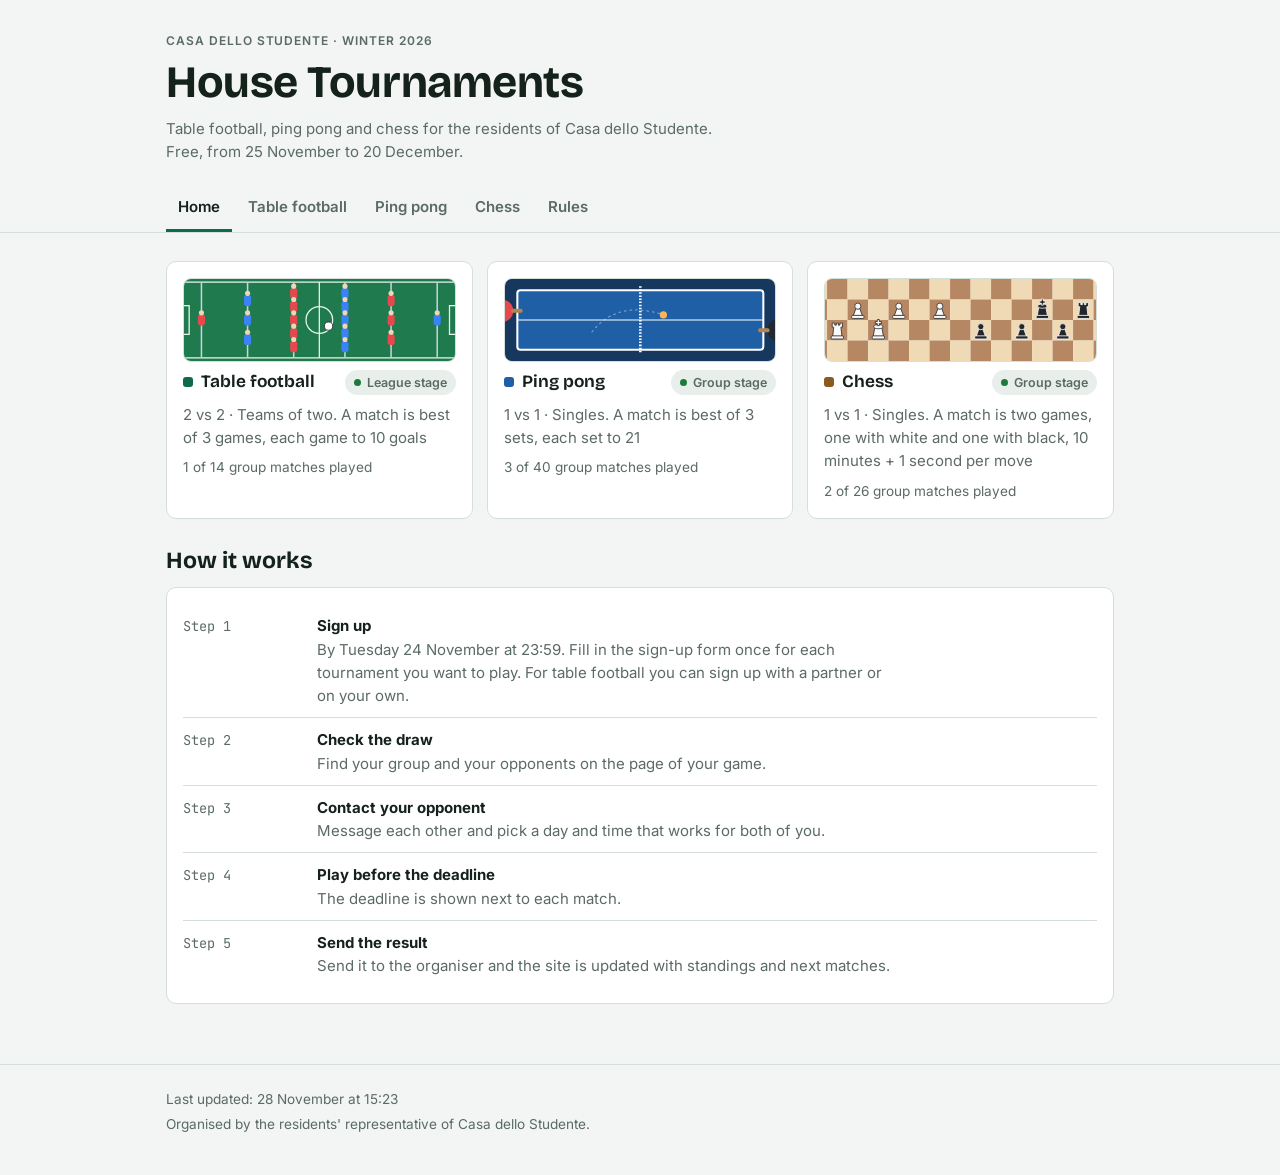
<file: index.html>
<!doctype html>
<html lang="en">
<head>
<meta charset="utf-8">
<meta name="viewport" content="width=device-width, initial-scale=1, viewport-fit=cover">
<title>Casa dello Studente Tournaments</title>
<meta name="description" content="Table football, ping pong and chess tournaments for Casa dello Studente residents: schedule, groups, brackets and rules.">
<link rel="preconnect" href="https://fonts.googleapis.com">
<link rel="preconnect" href="https://fonts.gstatic.com" crossorigin>
<link rel="stylesheet" href="https://fonts.googleapis.com/css2?family=Bricolage+Grotesque:opsz,wght@12..96,600;12..96,700&family=Inter:wght@400;500;600;700&family=JetBrains+Mono:wght@500;700&display=swap">
<link rel="stylesheet" href="css/style.css?v=20261128a">
</head>
<body>
<header class="top">
  <div class="wrap">
    <span class="eyebrow">Casa dello Studente · Winter 2026</span>
    <h1 style="margin-top:6px">House Tournaments</h1>
    <p>Table football, ping pong and chess for the residents of Casa dello Studente. Free, from 25 November to 20 December.</p>
  </div>
</header>
<nav class="tabs" aria-label="Sections">
  <div class="wrap">
    <a href="#home" data-tab="home">Home</a>
    <a href="#biliardino" data-tab="biliardino" style="--tab-color:var(--biliardino)">Table football</a>
    <a href="#pingpong" data-tab="pingpong" style="--tab-color:var(--pingpong)">Ping pong</a>
    <a href="#scacchi" data-tab="scacchi" style="--tab-color:var(--scacchi)">Chess</a>
    <a href="#regolamento" data-tab="regolamento">Rules</a>
  </div>
</nav>

<main class="wrap">
  <div id="view" aria-live="polite"><p class="muted">Loading the tournaments…</p></div>

  <section id="regolamento-view" class="stack-lg rules" hidden>
    <div class="stack">
      <h2>Rules</h2>
      <p class="muted">These apply to all three tournaments. If there is any doubt or dispute, the organiser decides.</p>
    </div>

    <div class="card stack">
      <h3>General rules</h3>
      <ul>
        <li>Only residents of Casa dello Studente can take part. Entry is free.</li>
        <li>Privacy: your personal details, including your room number, are not made public. The site shows only your team name, or just your name if you don't use a team name.</li>
        <li>You can play in more than one tournament: fill in the sign-up form once for each tournament you want to join.</li>
        <li>After the draw, opponents agree on a day and time for their match between themselves.</li>
        <li>Matches are played in the common areas during the hours allowed by the residence. Don't hold the tables longer than needed, and leave them tidy.</li>
        <li>Right after the match, both players send the result to the organiser, or one of them sends a photo of the score.</li>
        <li>If someone doesn't show up or doesn't reply before the deadline, they lose by forfeit (table football and ping pong 2–0, chess 2–0). If neither player got in touch, the organiser decides.</li>
        <li>Fair play first: we're here to have fun.</li>
      </ul>
    </div>

    <div class="card stack">
      <h3>Formats and standings</h3>
      <ul>
        <li><strong>Ping pong:</strong> 4 groups of 5 players, everyone plays everyone in their group. A match is best of 3 sets and is worth 1 point to the winner, 0 to the loser. The top 2 of each group go through to the knockout stage.</li>
        <li><strong>Table football:</strong> one league with all the teams. Each team plays 4 matches against opponents drawn at random by the organiser. A match is best of 3 games and is worth 1 point to the winner. The top 4 teams go through to the knockout stage (semi-finals and final).</li>
        <li><strong>Chess:</strong> 4 groups (2 of 4 players, 2 of 5), drawn at random. Everyone plays 3 matches against players of their own group. In each group of 5 the numbers don't add up, so one player plays only 2 matches and gets a bye, which counts as a match won (2 points); the byes go to the first players who signed up. A match is two games, one with white and one with black: each game is worth 1 point for a win, ½ for a draw and 0 for a loss, so a match is worth 0 to 2 points. The top 2 of each group go through to the knockout stage (quarter-finals). In the chess groups, after head-to-head, the number of matches won decides.</li>
        <li>If players or teams are level on points, the head-to-head result decides (when two are tied and have played each other), then the difference between games or sets won and lost, then games or sets won.</li>
        <li>In the knockout stage every match is played like in the group stage. In the ping pong and chess brackets the quarter-finals are fixed: 1st A vs 2nd B, 1st C vs 2nd D, 1st B vs 2nd A, 1st D vs 2nd C. Two players from the same group can meet again only in the final. The bracket is shown on each game's page.</li>
      </ul>
    </div>

    <div class="grid">
      <div class="card stack" style="--c:var(--biliardino)">
        <div class="row"><span class="dot"></span><h3>Table football</h3></div>
        <ul>
          <li>2 vs 2, with the same partner for the whole tournament.</li>
          <li>A game is won by the first team to score 10 goals. A match is best of 3 games.</li>
          <li>No spinning the rods 360°.</li>
          <li>Goals from any rod count.</li>
          <li>After each goal, the team that conceded puts the ball back in play. Partners can swap positions only after a goal.</li>
        </ul>
      </div>
      <div class="card stack" style="--c:var(--pingpong)">
        <div class="row"><span class="dot"></span><h3>Ping pong</h3></div>
        <ul>
          <li>Singles. A match is best of 3 sets.</li>
          <li>Each set goes to 21 points, with a 2-point lead.</li>
          <li>Five serves each. From 20–20, players alternate one serve each.</li>
          <li>If a serve touches the net and lands in the right half, it is replayed.</li>
          <li>Players switch ends after each set.</li>
        </ul>
      </div>
      <div class="card stack" style="--c:var(--scacchi)">
        <div class="row"><span class="dot"></span><h3>Chess</h3></div>
        <ul>
          <li>10 minutes each + 1 second per move, using a chess clock app on a phone.</li>
          <li>Each match is two games. Colours for the first game are drawn, then swapped for the second. Touch a piece, move that piece.</li>
          <li>A player who runs out of time loses, unless the opponent has no pieces left that could checkmate: then it's a draw.</li>
          <li>No phones or other help during the game, apart from the clock.</li>
          <li>In the group stage a level match (1–1) stays level. In the knockout stage, if the match is level after two games, a tiebreak game of 5 minutes + 3 seconds is played, with colours drawn. If that is drawn too, another one is played with colours reversed, until someone wins.</li>
        </ul>
      </div>
    </div>
  </section>
</main>

<footer>
  <div class="wrap stack" style="gap:4px">
    <span id="aggiornato"></span>
    <span>Organised by the residents' representative of Casa dello Studente.</span>
  </div>
</footer>

<script src="js/engine.js?v=20261128a"></script>
<script src="js/vista.js?v=20261128a"></script>
<script>
(function () {
  'use strict';
  var T = window.Tornei, V = window.Vista, esc = V.esc;
  var dati = null;
  var TABS = ['home', 'biliardino', 'pingpong', 'scacchi', 'regolamento'];

  function oggi() { return T.isoData(new Date()); }

  function homeHtml() {
    var cal = dati.calendario, t = oggi();
    var h = '<div class="stack-lg">';

    h += '<div class="grid">';
    T.GIOCHI.forEach(function (k) {
      var g = dati.giochi[k], m = V.META[k], s = V.statoGioco(k, g, dati), c = T.campione(k, g), n = V.nomi(g);
      h += '<a class="card stack game-card" href="#' + k + '" style="--c:' + m.colore + ';text-decoration:none;color:inherit;gap:8px">' +
        V.banner(k, true) +
        '<div class="row" style="justify-content:space-between"><div class="row" style="gap:8px"><span class="dot"></span><h3>' + esc(m.nome) + '</h3></div>' +
        '<span class="chip ' + s.cls + '">' + esc(s.testo) + '</span></div>' +
        '<p class="muted">' + esc(m.formula) + ' · ' + esc(m.descr) + '</p>' +
        (c ? '<p><strong>' + esc(n[c]) + '</strong></p>' : '<p class="muted" style="font-size:.85rem">' + progresso(g, k) + '</p>') +
        '</a>';
    });
    h += '</div>';

    if (t <= cal.chiusuraIscrizioni) {
      h += '<div class="card stack"><h3>Sign-up open until ' + esc(T.dataLunga(cal.chiusuraIscrizioni)) + ' at 23:59</h3>' + V.bottoneIscrizione(dati) + '</div>';
    }

    h += '<section class="stack"><h2>How it works</h2><div class="card"><ol class="timeline">' +
      passo('1', 'Sign up', 'By ' + T.dataLunga(cal.chiusuraIscrizioni) + ' at 23:59. Fill in the sign-up form once for each tournament you want to play. For table football you can sign up with a partner or on your own.') +
      passo('2', 'Check the draw', 'Find your group and your opponents on the page of your game.') +
      passo('3', 'Contact your opponent', 'Message each other and pick a day and time that works for both of you.') +
      passo('4', 'Play before the deadline', 'The deadline is shown next to each match.') +
      passo('5', 'Send the result', 'Send it to the organiser and the site is updated with standings and next matches.') +
      '</ol></div></section>';

    return h + '</div>';
  }

  function progresso(g, k) {
    if (g.gironi && g.gironi.length) {
      var tot = 0, fatte = 0;
      g.gironi.forEach(function (gr) { gr.partite.forEach(function (m) { tot++; if (T.giocata(m)) fatte++; }); });
      return fatte + ' of ' + tot + ' group matches played';
    }
    return V.numIscritti(g) + ' ' + V.unitaIscritti(k) + ' signed up';
  }

  function passo(n, titolo, testo) {
    return '<li><span class="when">Step ' + n + '</span><div><strong>' + esc(titolo) + '</strong><p class="muted">' + esc(testo) + '</p></div></li>';
  }

  function addGiorni(s, n) { var d = T.parseData(s); d.setDate(d.getDate() + n); return T.isoData(d); }

  function render() {
    var tab = (location.hash || '#home').slice(1);
    if (TABS.indexOf(tab) < 0) tab = 'home';
    document.querySelectorAll('nav.tabs a').forEach(function (a) {
      if (a.dataset.tab === tab) a.setAttribute('aria-current', 'page'); else a.removeAttribute('aria-current');
    });
    var view = document.getElementById('view'), regole = document.getElementById('regolamento-view');
    regole.hidden = tab !== 'regolamento';
    view.hidden = tab === 'regolamento';
    if (!dati) return;
    if (tab === 'home') view.innerHTML = homeHtml();
    else if (tab !== 'regolamento') view.innerHTML = V.giocoHtml(tab, dati.giochi[tab], dati);
  }

  function carica() {
    fetch('data/tornei.json?v=' + Date.now(), { cache: 'no-store' })
      .then(function (r) { if (!r.ok) throw new Error(r.status); return r.json(); })
      .then(function (d) {
        dati = d;
        var agg = new Date(d.aggiornato);
        document.getElementById('aggiornato').textContent = 'Last updated: ' +
          agg.toLocaleString('en-GB', { day: 'numeric', month: 'long', hour: '2-digit', minute: '2-digit' });
        render();
      })
      .catch(function (err) {
        if (window.console) console.error(err);
        document.getElementById('view').innerHTML = '<p class="notice err">The tournament data could not be loaded. Please reload the page in a moment.</p>';
      });
  }

  window.addEventListener('hashchange', function () { render(); window.scrollTo(0, 0); });
  render();
  carica();
})();
</script>
</body>
</html>
</file>
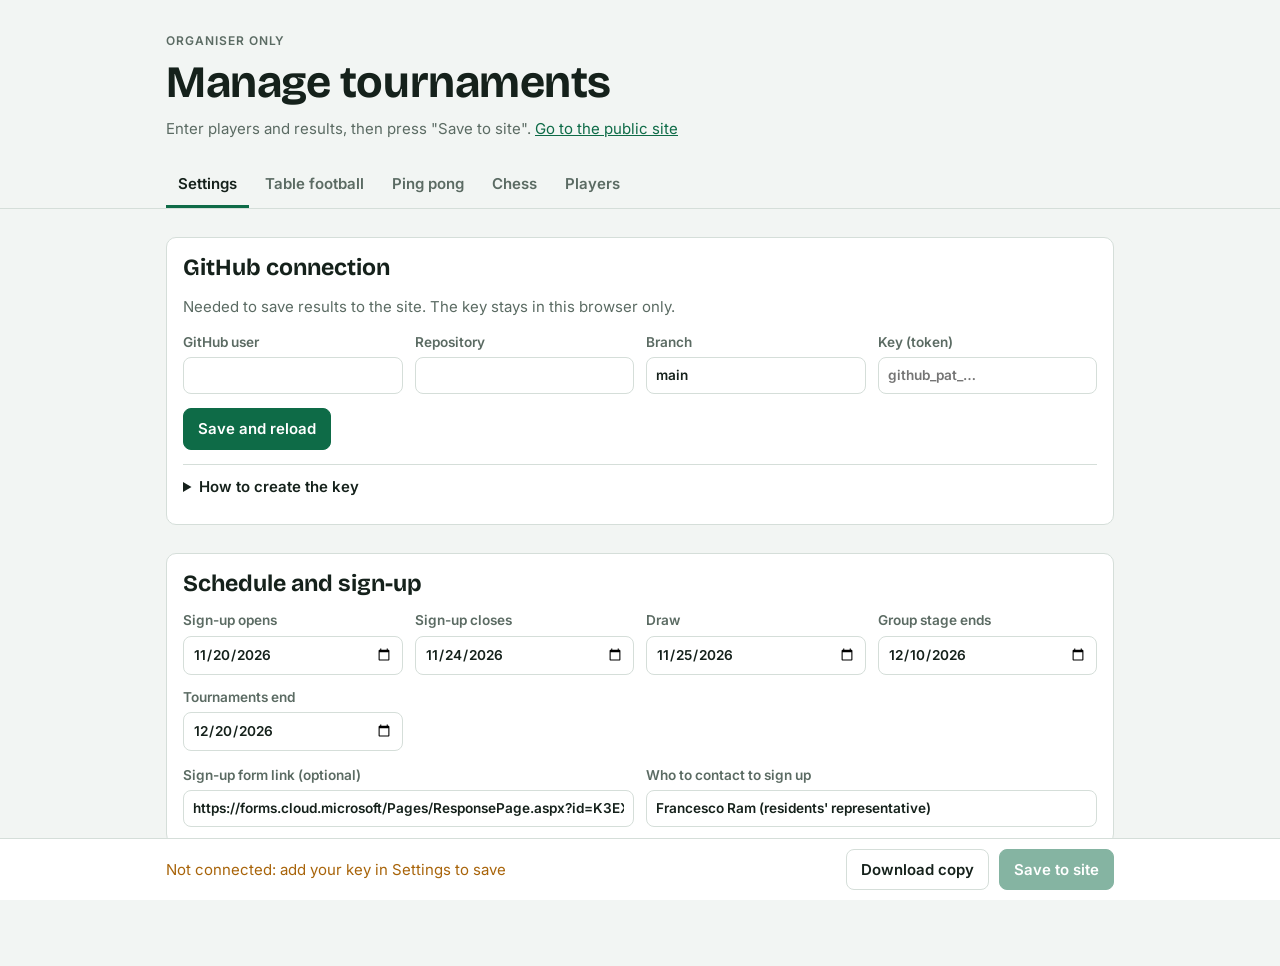
<file: admin.html>
<!doctype html>
<html lang="en">
<head>
<meta charset="utf-8">
<meta name="viewport" content="width=device-width, initial-scale=1, viewport-fit=cover">
<meta name="robots" content="noindex">
<title>Tournament Organiser</title>
<link rel="preconnect" href="https://fonts.googleapis.com">
<link rel="preconnect" href="https://fonts.gstatic.com" crossorigin>
<link rel="stylesheet" href="https://fonts.googleapis.com/css2?family=Bricolage+Grotesque:opsz,wght@12..96,600;12..96,700&family=Inter:wght@400;500;600;700&family=JetBrains+Mono:wght@500;700&display=swap">
<link rel="stylesheet" href="css/style.css?v=20261128a">
<style>
  .match-edit { display: grid; grid-template-columns: 1fr auto 1fr; gap: 8px; align-items: center; padding: 8px 0; border-top: 1px solid var(--line); }
  .match-edit:first-child { border-top: 0; }
  .match-edit .a { text-align: right; }
  .match-edit .inputs { display: flex; gap: 4px; align-items: center; }
  .match-edit.tie .inputs input { border-color: var(--danger); }
  .confirm { display: flex; flex-wrap: wrap; gap: 8px; align-items: center; padding: 10px 12px; border-radius: 8px; background: var(--surface-2); }
  .form-grid { display: grid; gap: 12px; grid-template-columns: repeat(auto-fit, minmax(min(100%, 190px), 1fr)); }
  .form-grid label input, .form-grid label select { width: 100%; }
  #stato.ok { color: var(--ok); } #stato.err { color: var(--danger); } #stato.warn { color: var(--warn); }
</style>
</head>
<body>
<header class="top">
  <div class="wrap">
    <span class="eyebrow">Organiser only</span>
    <h1 style="margin-top:6px">Manage tournaments</h1>
    <p>Enter players and results, then press "Save to site". <a href="./">Go to the public site</a></p>
  </div>
</header>
<nav class="tabs" aria-label="Sections">
  <div class="wrap">
    <a href="#impostazioni" data-tab="impostazioni">Settings</a>
    <a href="#biliardino" data-tab="biliardino" style="--tab-color:var(--biliardino)">Table football</a>
    <a href="#pingpong" data-tab="pingpong" style="--tab-color:var(--pingpong)">Ping pong</a>
    <a href="#scacchi" data-tab="scacchi" style="--tab-color:var(--scacchi)">Chess</a>
    <a href="#giocatori" data-tab="giocatori">Players</a>
  </div>
</nav>
<main class="wrap">
  <div id="view"><p class="muted">Loading…</p></div>
</main>
<div class="savebar">
  <div class="wrap">
    <span id="stato" class="muted">No changes</span>
    <div class="row">
      <button id="scarica" type="button">Download copy</button>
      <button id="salva" type="button" class="primary" disabled>Save to site</button>
    </div>
  </div>
</div>

<script src="js/engine.js?v=20261128a"></script>
<script src="js/vista.js?v=20261128a"></script>
<script>
(function () {
  'use strict';
  var T = window.Tornei, V = window.Vista, esc = V.esc;
  var FILE = 'data/tornei.json';
  var dati = null, sha = null, modificato = false, conferma = null, avviso = {};

  /* ---------- Settings and local storage ---------- */
  function leggi(k) { try { return localStorage.getItem(k); } catch (e) { return null; } }
  function scrivi(k, v) { try { if (v === null) localStorage.removeItem(k); else localStorage.setItem(k, v); } catch (e) {} }

  function repoPredefinito() {
    var h = location.hostname, p = location.pathname.split('/').filter(Boolean);
    if (/\.github\.io$/.test(h)) return { owner: h.split('.')[0], repo: p.length && !/\.html$/.test(p[0]) ? p[0] : h };
    return { owner: '', repo: '' };
  }
  var cfg = (function () {
    var d = repoPredefinito();
    return {
      owner: leggi('tornei.owner') || d.owner,
      repo: leggi('tornei.repo') || d.repo,
      branch: leggi('tornei.branch') || 'main',
      token: leggi('tornei.token') || ''
    };
  })();

  function api(path, opts) {
    opts = opts || {};
    opts.headers = Object.assign({ 'Accept': 'application/vnd.github+json', 'X-GitHub-Api-Version': '2022-11-28' }, opts.headers || {});
    if (cfg.token) opts.headers.Authorization = 'Bearer ' + cfg.token;
    return fetch('https://api.github.com/repos/' + cfg.owner + '/' + cfg.repo + path, opts).then(function (r) {
      return r.json().catch(function () { return {}; }).then(function (j) {
        if (!r.ok) { var e = new Error(j.message || ('Error ' + r.status)); e.status = r.status; throw e; }
        return j;
      });
    });
  }
  function b64enc(s) { return btoa(unescape(encodeURIComponent(s))); }
  function b64dec(s) { return decodeURIComponent(escape(atob(s.replace(/\n/g, '')))); }

  function stato(testo, cls) {
    var el = document.getElementById('stato');
    el.textContent = testo; el.className = cls || 'muted';
  }
  function segnaModifica() {
    modificato = true;
    scrivi('tornei.bozza', JSON.stringify({ dati: dati, sha: sha, quando: Date.now() }));
    stato('Unsaved changes', 'warn');
    document.getElementById('salva').disabled = !cfg.token;
  }

  function carica() {
    var bozza = null;
    try { bozza = JSON.parse(leggi('tornei.bozza') || 'null'); } catch (e) {}
    var p = (cfg.token && cfg.owner && cfg.repo)
      ? api('/contents/' + FILE + '?ref=' + encodeURIComponent(cfg.branch) + '&t=' + Date.now()).then(function (j) { sha = j.sha; return JSON.parse(b64dec(j.content)); })
      : fetch(FILE + '?v=' + Date.now(), { cache: 'no-store' }).then(function (r) { return r.json(); });
    p.then(function (d) {
      dati = d;
      if (bozza && bozza.dati && bozza.sha === sha && JSON.stringify(bozza.dati) !== JSON.stringify(d)) {
        avviso.bozza = bozza;
      }
      stato(cfg.token ? 'Connected to GitHub' : 'Not connected: add your key in Settings to save', cfg.token ? 'ok' : 'warn');
      render();
    }).catch(function (e) {
      document.getElementById('view').innerHTML = '<div class="stack"><p class="notice err">Could not load the data: ' + esc(e.message) +
        '. Check the settings.</p></div>';
      renderImpostazioni(true);
    });
  }

  function salva() {
    if (!cfg.token) { location.hash = '#impostazioni'; return; }
    var btn = document.getElementById('salva');
    btn.disabled = true; stato('Saving…');
    dati.aggiornato = new Date().toISOString();
    var corpo = { message: 'Update tournaments', content: b64enc(JSON.stringify(dati, null, 2) + '\n'), branch: cfg.branch };
    if (sha) corpo.sha = sha;
    api('/contents/' + FILE, { method: 'PUT', body: JSON.stringify(corpo), headers: { 'Content-Type': 'application/json' } })
      .then(function (j) {
        sha = j.content.sha; modificato = false; scrivi('tornei.bozza', null);
        stato('Saved. The public site updates within 1–2 minutes.', 'ok');
      })
      .catch(function (e) {
        btn.disabled = false;
        if (e.status === 409) stato('The file was changed somewhere else. Reload the page and enter your latest changes again.', 'err');
        else if (e.status === 401 || e.status === 403) stato('The GitHub key is not valid or does not have write permission.', 'err');
        else stato('Save failed: ' + e.message, 'err');
      });
  }

  function scaricaCopia() {
    if (!dati) return;
    var blob = new Blob([JSON.stringify(dati, null, 2) + '\n'], { type: 'application/json' });
    var a = document.createElement('a');
    a.href = URL.createObjectURL(blob); a.download = 'tornei.json';
    document.body.appendChild(a); a.click(); a.remove();
  }

  /* ---------- Views ---------- */
  function render() {
    var tab = (location.hash || '#impostazioni').slice(1);
    if (['impostazioni', 'giocatori'].concat(T.GIOCHI).indexOf(tab) < 0) tab = 'impostazioni';
    document.querySelectorAll('nav.tabs a').forEach(function (a) {
      if (a.dataset.tab === tab) a.setAttribute('aria-current', 'page'); else a.removeAttribute('aria-current');
    });
    if (!dati) return renderImpostazioni(true);
    if (tab === 'impostazioni') renderImpostazioni(false);
    else if (tab === 'giocatori') renderGiocatori();
    else renderGioco(tab);
  }

  /* ---------- Players and contacts (kept only in this browser, never saved to GitHub) ---------- */
  function contatti() { try { return JSON.parse(leggi('tornei.contatti') || 'null'); } catch (e) { return null; } }

  function linkTel(t) {
    if (!t) return '<span class="muted">no number</span>';
    var cifre = String(t).replace(/[^0-9]/g, '');
    return '<a href="https://wa.me/' + cifre + '" target="_blank" rel="noopener">WhatsApp</a> · <a href="tel:+' + cifre + '">' + esc(t) + '</a>';
  }

  function renderGiocatori() {
    var c = contatti();
    var h = '<div class="stack-lg"><section class="card stack"><h2>Players and contacts</h2>' +
      '<p class="muted">Real names and phone numbers stay in this browser only. They are never saved to GitHub, because the repository is public.</p>' +
      '<div class="row"><label class="btn" style="cursor:pointer">' + (c ? 'Load a new contacts file' : 'Load contacts file') +
      '<input id="file-contatti" type="file" accept=".json,application/json" style="display:none"></label>' +
      (c ? '<button type="button" data-azione="togli-contatti">Remove from this browser</button>' : '') + '</div>' +
      (avviso.contatti ? '<p class="notice err">' + esc(avviso.contatti) + '</p>' : '') +
      (c ? '<p class="muted" style="font-size:.85rem">File from ' + esc(c.aggiornato || '?') + '.</p>' : '') + '</section>';
    if (c) {
      T.GIOCHI.forEach(function (k) {
        var lista = (c.giochi && c.giochi[k]) || [];
        var perNome = {}; lista.forEach(function (x) { perNome[x.nome] = x; });
        var sulSito = (dati.giochi[k].iscritti || []).map(function (e) { return e.nome; }).sort(function (a, b) { return a.localeCompare(b); });
        h += '<section class="card stack" style="--c:' + V.META[k].colore + '"><div class="row"><span class="dot"></span><h3>' + esc(V.META[k].nome) + ' (' + sulSito.length + ')</h3></div>' +
          '<ul style="list-style:none;margin:0;padding:0;display:flex;flex-direction:column">';
        sulSito.forEach(function (nome) {
          var x = perNome[nome];
          h += '<li style="padding:10px 0;border-top:1px solid var(--line)"><strong>' + esc(nome) + '</strong>';
          if (!x) h += '<div class="muted">Not in the contacts file</div>';
          else x.giocatori.forEach(function (gc) {
            h += '<div style="margin-top:4px">' + esc(gc.nome) + (gc.nota ? ' <span class="muted">(' + esc(gc.nota) + ')</span>' : '') +
              '<br><span style="font-size:.9rem">' + linkTel(gc.tel) + '</span>' +
              (gc.email ? '<br><a class="muted" style="font-size:.85rem" href="mailto:' + esc(gc.email) + '">' + esc(gc.email) + '</a>' : '') + '</div>';
          });
          h += '</li>';
        });
        h += '</ul></section>';
      });
    }
    document.getElementById('view').innerHTML = h + '</div>';
  }

  function renderImpostazioni(soloCollegamento) {
    var h = '<div class="stack-lg">';
    if (avviso.bozza) {
      h += '<div class="confirm"><span>You have unsaved changes from ' + new Date(avviso.bozza.quando).toLocaleString('en-GB') + '.</span>' +
        '<button type="button" data-azione="riprendi-bozza" class="primary">Restore</button><button type="button" data-azione="scarta-bozza">Discard</button></div>';
    }
    h += '<section class="card stack"><h2>GitHub connection</h2>' +
      '<p class="muted">Needed to save results to the site. The key stays in this browser only.</p>' +
      '<div class="form-grid">' +
      campo('cfg-owner', 'GitHub user', cfg.owner) +
      campo('cfg-repo', 'Repository', cfg.repo) +
      campo('cfg-branch', 'Branch', cfg.branch) +
      '<label for="cfg-token">Key (token)<input id="cfg-token" type="password" autocomplete="off" value="' + esc(cfg.token) + '" placeholder="github_pat_…"></label>' +
      '</div><div class="row"><button type="button" class="primary" data-azione="collega">Save and reload</button>' +
      (cfg.token ? '<button type="button" data-azione="scollega">Remove key</button>' : '') + '</div>' +
      '<details><summary>How to create the key</summary><ol style="margin:8px 0 0;padding-left:1.2rem;display:flex;flex-direction:column;gap:4px">' +
      '<li>Open <a href="https://github.com/settings/personal-access-tokens/new" target="_blank" rel="noopener">github.com/settings/personal-access-tokens/new</a>.</li>' +
      '<li>Name: "Tournaments". Expiration: at least until the end of January.</li>' +
      '<li>Repository access: "Only select repositories", then pick the tournaments repository.</li>' +
      '<li>Permissions → Repository permissions → Contents: "Read and write".</li>' +
      '<li>Generate the key, copy it and paste it above. Don\'t share it with anyone.</li></ol></details>' +
      '</section>';

    if (!soloCollegamento && dati) {
      var cal = dati.calendario;
      h += '<section class="card stack"><h2>Schedule and sign-up</h2><div class="form-grid">' +
        campoData('cal-aperturaIscrizioni', 'Sign-up opens', cal.aperturaIscrizioni) +
        campoData('cal-chiusuraIscrizioni', 'Sign-up closes', cal.chiusuraIscrizioni) +
        campoData('cal-sorteggio', 'Draw', cal.sorteggio) +
        campoData('cal-fineGironi', 'Group stage ends', cal.fineGironi) +
        campoData('cal-finali', 'Tournaments end', cal.finali) +
        '</div><div class="form-grid">' +
        campo('gen-linkIscrizioni', 'Sign-up form link (optional)', dati.linkIscrizioni, 'https://forms.gle/…') +
        campo('gen-contatto', 'Who to contact to sign up', dati.contatto) +
        '</div></section>';
    }
    document.getElementById('view').innerHTML = h + '</div>';
  }

  function campo(id, etichetta, valore, ph) {
    return '<label for="' + id + '">' + esc(etichetta) + '<input id="' + id + '" value="' + esc(valore || '') + '"' + (ph ? ' placeholder="' + esc(ph) + '"' : '') + '></label>';
  }
  function campoData(id, etichetta, valore) {
    return '<label for="' + id + '">' + esc(etichetta) + '<input type="date" id="' + id + '" value="' + esc(valore || '') + '"></label>';
  }

  function bottoneConferma(chiave, etichetta, domanda, cls) {
    if (conferma === chiave) {
      return '<div class="confirm"><span>' + esc(domanda) + '</span><button type="button" class="primary" data-azione="' + chiave + '">Yes, go ahead</button>' +
        '<button type="button" data-azione="annulla-conferma">Cancel</button></div>';
    }
    return '<button type="button" class="' + (cls || '') + '" data-chiedi="' + chiave + '">' + esc(etichetta) + '</button>';
  }

  function renderGioco(k) {
    var g = dati.giochi[k], m = V.META[k], n = V.nomi(g);
    var h = '<div class="stack-lg" style="--c:' + m.colore + '">';
    h += '<div class="row" style="justify-content:space-between"><div class="row"><span class="dot"></span><h2>' + esc(m.nome) + '</h2></div>' +
      '<span class="chip">' + esc(V.statoGioco(k, g, dati).testo) + '</span></div>';

    if (g.fase === 'iscrizioni') {
      var righe = (g.iscritti || []).map(function (e) { return e.nome; }).join('\n');
      h += '<section class="card stack"><h3>Players</h3>' +
        '<p class="muted">One entry per line: the team name or nickname if given, otherwise the player\'s name. This list is shown on the public website, so never add room numbers or contact details.' +
        (k === 'biliardino' ? ' A ready team: "Team name (team)". A pair without a team name: "Name + Name". A player alone: just the name, and they are paired at random at the draw.' : '') + '</p>' +
        '<label for="iscritti-' + k + '">List<textarea id="iscritti-' + k + '" data-iscritti="' + k + '" placeholder="' + (k === 'biliardino' ? 'Goal Diggers\nThe Wall\nNick1' : 'Pongasaurus\nSmash Bro\nNet Ninja') + '">' + esc(righe) + '</textarea></label>' +
        '<p class="muted" id="conteggio-' + k + '">' + conteggio(k, g) + '</p>' +
        '<div class="form-grid"><label for="num-' + k + '">Sign-ups shown on the site (used while the list above is empty)<input type="number" min="0" inputmode="numeric" id="num-' + k + '" data-num="' + k + '" value="' + esc(g.numeroIscritti || 0) + '"></label></div></section>';

      h += '<section class="card stack"><h3>Format and draw</h3><div class="form-grid">' +
        '<label for="formato-' + k + '">Format<select id="formato-' + k + '" data-formato="' + k + '">' +
        (k === 'scacchi' ? opt('automatico', 'Based on sign-ups (up to 8: round robin)', g.formato) : '') +
        opt('gironi', 'Groups + knockout', g.formato) +
        opt('campionato', 'One league, random opponents + knockout', g.formato) +
        opt('girone-unico', 'Single round robin, everyone plays everyone', g.formato) + '</select></label>' +
        (g.formato === 'gironi' ? numero('ng-' + k, 'Number of groups (empty = automatic)', g.numGironi || '', 'numGironi') : '') +
        (g.formato === 'campionato' ? numero('opp-' + k, 'Matches per team', g.avversari || 4, 'avversari') : '') +
        (g.formato !== 'girone-unico' && g.formato !== 'automatico' ? numero('q-' + k, g.formato === 'campionato' ? 'Teams to knockout' : 'Qualifiers per group', V.qualificatiDi(g), 'qualificati') : '') +
        '</div>' +
        '<p class="muted" id="anteprima-' + k + '">' + anteprimaSorteggio(k, g) + '</p>' +
        (avviso[k] ? '<p class="notice err">' + esc(avviso[k]) + '</p>' : '') +
        '<div>' + bottoneConferma('sorteggia-' + k, 'Run the draw', 'The draw closes sign-up and creates groups and matches. Go ahead?', 'primary') + '</div></section>';
    }

    if (g.fase === 'gironi') {
      var unico = V.formatoEffettivo(g) === 'girone-unico';
      var mancano = T.partiteMancanti(g.gironi);
      h += '<section class="card stack"><div class="form-grid">' + campoData('scad-gironi-' + k, 'Deadline for ' + (unico ? 'round robin' : 'group') + ' matches', g.scadenze.gironi) + '</div></section>';
      g.gironi.forEach(function (gr, gi) {
        h += '<section class="card stack"><h3>' + (unico ? 'Round robin' : V.formatoEffettivo(g) === 'campionato' ? 'League' : 'Group ' + esc(gr.nome)) + '</h3>' +
          V.tabellaClassifica(k, gr, n, V.qualificatiDi(g)) +
          '<div>' + gr.partite.map(function (p, pi) { return editPartita(k, p, n, 'g:' + gi + ':' + pi, true); }).join('') + '</div></section>';
      });
      h += '<section class="card stack">' + (mancano ? '<p class="muted">' + mancano + (mancano === 1 ? ' match' : ' matches') + ' still to play.</p>' : '<p>All matches have been played.</p>');
      if (!unico) {
        h += '<div>' + (mancano ? '<button type="button" disabled>Create knockout bracket</button>'
          : bottoneConferma('tabellone-' + k, 'Create knockout bracket', 'Create the bracket with the top ' + V.qualificatiDi(g) + (g.gironi.length > 1 ? ' of each group' : '') + '?', 'primary')) + '</div>';
      }
      h += '<div>' + bottoneConferma('annulla-sorteggio-' + k, 'Undo the draw', 'Delete groups and results and go back to sign-up?', 'danger') + '</div></section>';
    }

    if (g.fase === 'eliminazione') {
      var turni = T.turniEliminazione(g.eliminazione);
      turni.forEach(function (t, ti) {
        h += '<section class="card stack"><div class="row" style="justify-content:space-between"><h3>' + esc(t.nome) + '</h3>' +
          '<label for="scad-el-' + k + '-' + ti + '" style="flex-direction:row;align-items:center;gap:8px">By<input type="date" id="scad-el-' + k + '-' + ti + '" data-scad-el="' + k + ':' + ti + '" value="' + esc(g.scadenze.eliminazione[ti] || '') + '"></label></div><div>';
        t.partite.forEach(function (p) {
          if (p.bye && ti === 0) { h += '<div class="match-edit"><span class="a">' + esc(n[p.vincitore] || '') + '</span><span class="muted">bye</span><span></span></div>'; return; }
          if (!p.pronta) { h += '<div class="match-edit"><span class="a muted">' + (p.a ? esc(n[p.a]) : 'TBD') + '</span><span class="muted">–</span><span class="muted">' + (p.b ? esc(n[p.b]) : 'TBD') + '</span></div>'; return; }
          h += editPartita(k, p, n, 'k:' + p.id, false);
        });
        h += '</div></section>';
      });
      h += '<section class="card stack"><h3>Preview</h3>' + V.tabelloneHtml(k, g, n) + '</section>';
      h += '<div>' + bottoneConferma('torna-gironi-' + k, 'Delete bracket and go back to groups', 'Delete the bracket and its results?', 'danger') + '</div>';
    }

    document.getElementById('view').innerHTML = h + '</div>';
  }

  function numero(id, etichetta, valore, campo) {
    return '<label for="' + id + '">' + esc(etichetta) + '<input type="number" min="1" inputmode="numeric" id="' + id + '" data-campo="' + campo + '" value="' + esc(valore) + '"></label>';
  }

  function opt(v, t, sel) { return '<option value="' + v + '"' + (v === sel ? ' selected' : '') + '>' + esc(t) + '</option>'; }

  function conteggio(k, g) {
    var nn = (g.iscritti || []).length;
    if (k !== 'biliardino') return nn + ' signed up';
    var coppie = 0, singoli = 0;
    g.iscritti.forEach(function (e) { if ((e.nome.indexOf('+') >= 0 || /\(team\)\s*$/i.test(e.nome))) coppie++; else singoli++; });
    return coppie + ' teams already formed, ' + singoli + ' single players to pair' + (singoli % 2 ? ' (odd number: one is missing a partner)' : '');
  }

  function anteprimaSorteggio(k, g) {
    var nn = (g.iscritti || []).length;
    if (k === 'biliardino') {
      var c = 0, s = 0; g.iscritti.forEach(function (e) { if ((e.nome.indexOf('+') >= 0 || /\(team\)\s*$/i.test(e.nome))) c++; else s++; });
      nn = c + Math.floor(s / 2);
    }
    if (nn < 2) return 'At least 2 ' + (k === 'biliardino' ? 'teams' : 'players') + ' are needed for the draw.';
    var f = g.formato === 'automatico' ? (nn <= 8 ? 'girone-unico' : 'gironi') : g.formato;
    if (f === 'campionato') {
      var d = g.avversari || 4;
      if (d >= nn || (nn * d) % 2) return 'With ' + nn + ' entries, ' + d + ' matches each is not possible: change the number of matches per team.';
      return 'With ' + nn + ' entries: one league, ' + d + ' matches each against random opponents (' + (nn * d / 2) + ' matches in total), then a knockout with the top ' + V.qualificatiDi(g) + '.';
    }
    if (f === 'girone-unico') return 'With ' + nn + ' entries: one round robin of ' + (nn * (nn - 1) / 2) + ' matches, ' + (nn - 1) + ' each.';
    var ng = T.numeroGironi(nn, f, g.numGironi);
    var dim = []; for (var i = 0; i < ng; i++) dim.push(0); for (var j = 0; j < nn; j++) dim[j % ng]++;
    return 'With ' + nn + ' entries: ' + ng + (ng === 1 ? ' group of ' : ' groups of ') + dim.join(', ') + ', then a knockout with the top ' + V.qualificatiDi(g) + ' of each group.';
  }

  function editPartita(k, p, n, rif, girone) {
    var tie = T.giocata(p) && Number(p.ra) === Number(p.rb) && !(k === 'scacchi' && (girone || p.sp));
    var inputs, extra = '';
    if (k === 'scacchi') {
      var gamba = function (leg, label) {
        var val = p[leg] || '';
        return '<label class="muted" style="font-size:.8rem">' + label + ' <select data-leg="' + rif + ':' + leg + '" aria-label="' + label + '">' +
          opt('', '—', val) + opt('1-0', '1 – 0', val) + opt('0.5-0.5', '½ – ½', val) + opt('0-1', '0 – 1', val) + '</select></label>';
      };
      inputs = gamba('l1', '1st') + gamba('l2', '2nd');
      if (!girone && T.giocata(p) && Number(p.ra) === Number(p.rb)) {
        var sv = p.sp || '';
        extra = '<div class="match-edit"><span class="a muted">Tiebreak winner</span><span class="inputs"><select data-sp="' + rif + '" aria-label="Tiebreak winner">' +
          opt('', '—', sv) + opt('a', n[p.a], sv) + opt('b', n[p.b], sv) + '</select></span><span></span></div>';
      }
    } else {
      inputs = '<input class="sc" type="number" min="0" max="2" inputmode="numeric" data-ris="' + rif + ':a" value="' + esc(p.ra === null ? '' : p.ra) + '" aria-label="Score ' + esc(n[p.a]) + '">' +
        '<span class="muted">–</span>' +
        '<input class="sc" type="number" min="0" max="2" inputmode="numeric" data-ris="' + rif + ':b" value="' + esc(p.rb === null ? '' : p.rb) + '" aria-label="Score ' + esc(n[p.b]) + '">';
    }
    return '<div class="match-edit' + (tie ? ' tie' : '') + '"><span class="a">' + esc(n[p.a]) + '</span><span class="inputs">' + inputs + '</span><span>' + esc(n[p.b]) + '</span></div>' + extra +
      (tie ? '<p class="notice err" style="margin:0 0 6px">' + (k === 'scacchi' ? 'Level after two games: choose the tiebreak winner.' : 'A draw is not possible here: correct the score.') + '</p>' : '') +
      (k !== 'scacchi' && T.giocata(p) && Math.max(Number(p.ra), Number(p.rb)) !== 2 ? '<p class="notice err" style="margin:0 0 6px">Best of 3: the winner must have 2.</p>' : '');
  }

  /* ---------- Data changes ---------- */
  function trovaPartita(k, rif) {
    var g = dati.giochi[k], p = rif.split(':');
    if (p[0] === 'g') return g.gironi[Number(p[1])].partite[Number(p[2])];
    var id = p[1];
    if (!g.eliminazione.risultati[id]) g.eliminazione.risultati[id] = { ra: null, rb: null };
    return g.eliminazione.risultati[id];
  }

  function tabAttivo() { return (location.hash || '#impostazioni').slice(1); }

  function sorteggia(k) {
    var g = dati.giochi[k];
    var nomiLista = g.iscritti.map(function (e) { return e.nome; });
    if (k === 'biliardino') {
      var c = T.formaCoppie(nomiLista);
      if (c.spaiato) { avviso[k] = c.spaiato + ' has no partner: add or remove a single player before the draw.'; return; }
      nomiLista = c.squadre;
    }
    if (nomiLista.length < 2) { avviso[k] = 'At least 2 entries are needed.'; return; }
    delete avviso[k];
    g.iscritti = T.shuffle(nomiLista).map(function (nome, i) { return { id: 'e' + (i + 1), nome: nome }; });
    var f = g.formato === 'automatico' ? (g.iscritti.length <= 8 ? 'girone-unico' : 'gironi') : g.formato;
    g.formatoUsato = f;
    var ids = g.iscritti.map(function (e) { return e.id; });
    try {
      g.gironi = f === 'campionato' ? T.sorteggiaCampionato(ids, g.avversari || 4) : T.sorteggiaGironi(ids, f, g.numGironi);
    } catch (err) { avviso[k] = err.message; g.fase = 'iscrizioni'; delete g.formatoUsato; return; }
    g.scadenze.gironi = f === 'girone-unico' ? dati.calendario.finali : dati.calendario.fineGironi;
    g.fase = 'gironi';
  }

  function creaTabellone(k) {
    var g = dati.giochi[k];
    g.eliminazione = T.creaEliminazione(k, g.gironi, V.qualificatiDi(g));
    var nt = T.turniEliminazione(g.eliminazione).length;
    g.scadenze.eliminazione = T.scadenzeEliminazione(g.scadenze.gironi || dati.calendario.fineGironi, dati.calendario.finali, nt);
    g.fase = 'eliminazione';
  }

  document.addEventListener('click', function (ev) {
    var b = ev.target.closest('button'); if (!b) return;
    if (b.dataset.chiedi) { conferma = b.dataset.chiedi; render(); return; }
    var a = b.dataset.azione; if (!a) return;
    var k = tabAttivo();
    conferma = null;
    if (a === 'annulla-conferma') return render();
    if (a === 'collega') {
      cfg.owner = document.getElementById('cfg-owner').value.trim();
      cfg.repo = document.getElementById('cfg-repo').value.trim();
      cfg.branch = document.getElementById('cfg-branch').value.trim() || 'main';
      cfg.token = document.getElementById('cfg-token').value.trim();
      scrivi('tornei.owner', cfg.owner); scrivi('tornei.repo', cfg.repo); scrivi('tornei.branch', cfg.branch); scrivi('tornei.token', cfg.token || null);
      stato('Reloading…'); return carica();
    }
    if (a === 'togli-contatti') { scrivi('tornei.contatti', null); delete avviso.contatti; return render(); }
    if (a === 'scollega') { cfg.token = ''; scrivi('tornei.token', null); stato('Key removed', 'warn'); document.getElementById('salva').disabled = true; return render(); }
    if (a === 'riprendi-bozza') { dati = avviso.bozza.dati; delete avviso.bozza; segnaModifica(); return render(); }
    if (a === 'scarta-bozza') { delete avviso.bozza; scrivi('tornei.bozza', null); return render(); }
    if (a === 'sorteggia-' + k) { sorteggia(k); if (!avviso[k]) segnaModifica(); return render(); }
    if (a === 'tabellone-' + k) { creaTabellone(k); segnaModifica(); return render(); }
    if (a === 'annulla-sorteggio-' + k) {
      var g = dati.giochi[k];
      g.fase = 'iscrizioni'; g.gironi = []; g.eliminazione = null; delete g.formatoUsato;
      if (k === 'biliardino') g.iscritti.forEach(function (e) { if (e.nome.indexOf('+') < 0 && !/\(team\)\s*$/i.test(e.nome)) e.nome += ' (team)'; });
      segnaModifica(); return render();
    }
    if (a === 'torna-gironi-' + k) { var g2 = dati.giochi[k]; g2.fase = 'gironi'; g2.eliminazione = null; g2.scadenze.eliminazione = []; segnaModifica(); return render(); }
  });

  document.addEventListener('input', function (ev) {
    var el = ev.target;
    if (el.dataset.iscritti) {
      var k = el.dataset.iscritti;
      dati.giochi[k].iscritti = el.value.split('\n').map(function (s) { return s.trim(); }).filter(Boolean)
        .map(function (nome, i) { return { id: 'e' + (i + 1), nome: nome }; });
      segnaModifica();
      document.getElementById('conteggio-' + k).textContent = conteggio(k, dati.giochi[k]);
      document.getElementById('anteprima-' + k).textContent = anteprimaSorteggio(k, dati.giochi[k]);
    }
  });

  document.addEventListener('change', function (ev) {
    var el = ev.target, k = tabAttivo();
    if (el.dataset.num) { dati.giochi[el.dataset.num].numeroIscritti = Number(el.value) || 0; return segnaModifica(); }
    if (el.dataset.campo) { var gg = dati.giochi[k]; if (el.value === '') delete gg[el.dataset.campo]; else gg[el.dataset.campo] = Number(el.value); segnaModifica(); return render(); }
    if (el.dataset.formato) { dati.giochi[el.dataset.formato].formato = el.value; segnaModifica(); return render(); }
    if (el.dataset.ris) {
      var p = el.dataset.ris.split(':'), lato = p.pop();
      var m = trovaPartita(k, p.join(':'));
      m[lato === 'a' ? 'ra' : 'rb'] = el.value === '' ? null : Number(el.value);
      segnaModifica(); return render();
    }
    if (el.dataset.leg) {
      var q1 = el.dataset.leg.split(':'), leg = q1.pop();
      var mm = trovaPartita(k, q1.join(':'));
      if (el.value) mm[leg] = el.value; else delete mm[leg];
      if (mm.l1 && mm.l2) {
        var a1 = mm.l1.split('-'), a2 = mm.l2.split('-');
        mm.ra = Number(a1[0]) + Number(a2[0]); mm.rb = Number(a1[1]) + Number(a2[1]);
      } else { mm.ra = null; mm.rb = null; }
      if (mm.ra === null || mm.ra !== mm.rb) delete mm.sp;
      segnaModifica(); return render();
    }
    if (el.dataset.sp) {
      var ms = trovaPartita(k, el.dataset.sp);
      if (el.value) ms.sp = el.value; else delete ms.sp;
      segnaModifica(); return render();
    }
    if (el.dataset.scadEl) {
      var q = el.dataset.scadEl.split(':');
      dati.giochi[q[0]].scadenze.eliminazione[Number(q[1])] = el.value;
      return segnaModifica();
    }
    if (el.id.indexOf('scad-gironi-') === 0) { dati.giochi[el.id.slice(12)].scadenze.gironi = el.value; return segnaModifica(); }
    if (el.id.indexOf('cal-') === 0) { dati.calendario[el.id.slice(4)] = el.value; return segnaModifica(); }
    if (el.id.indexOf('gen-') === 0) { dati[el.id.slice(4)] = el.value.trim(); return segnaModifica(); }
  });

  document.addEventListener('change', function (ev) {
    if (ev.target.id !== 'file-contatti' || !ev.target.files[0]) return;
    var r = new FileReader();
    r.onload = function () {
      try {
        var c = JSON.parse(r.result);
        if (!c.giochi) throw new Error('wrong file');
        scrivi('tornei.contatti', JSON.stringify(c)); delete avviso.contatti;
      } catch (e) { avviso.contatti = 'This is not the contacts file.'; }
      render();
    };
    r.readAsText(ev.target.files[0]);
  });

  document.getElementById('salva').addEventListener('click', salva);
  document.getElementById('scarica').addEventListener('click', scaricaCopia);
  window.addEventListener('hashchange', function () { conferma = null; render(); });
  window.addEventListener('beforeunload', function (e) { if (modificato) { e.preventDefault(); e.returnValue = ''; } });
  carica();
})();
</script>
</body>
</html>
</file>
<file: css/style.css>
/* Layout: colonna centrale stretta, schede per gioco, tabelloni scorrevoli in orizzontale. */
:root {
  --bg: #f2f5f3;
  --surface: #ffffff;
  --surface-2: #e8eeea;
  --ink: #15211b;
  --muted: #5b6b63;
  --line: #d5ded9;
  --accent: #0e6b47;
  --accent-ink: #ffffff;
  --biliardino: #0e6b47;
  --pingpong: #1f5fa6;
  --scacchi: #8a5a1e;
  --ok: #1e7a3c;
  --warn: #a8640a;
  --danger: #b3261e;
  --font-display: "Bricolage Grotesque", "Inter", system-ui, sans-serif;
  --font-body: "Inter", system-ui, -apple-system, "Segoe UI", sans-serif;
  --font-mono: "JetBrains Mono", ui-monospace, "SFMono-Regular", Menlo, monospace;
  --radius: 10px;
  color-scheme: light;
}
@media (prefers-color-scheme: dark) {
  :root {
    --bg: #0f1513;
    --surface: #17201c;
    --surface-2: #1e2924;
    --ink: #e6eee9;
    --muted: #93a39a;
    --line: #2a3631;
    --accent: #3fb37f;
    --accent-ink: #08130e;
    --biliardino: #3fb37f;
    --pingpong: #6fa3e0;
    --scacchi: #d29b55;
    --ok: #5cc67f;
    --warn: #e0a54a;
    --danger: #f08a80;
    color-scheme: dark;
  }
}

* { box-sizing: border-box; }
[hidden] { display: none !important; }
html { -webkit-text-size-adjust: 100%; }
body {
  margin: 0;
  background: var(--bg);
  color: var(--ink);
  font: 15px/1.55 var(--font-body);
}
.wrap {
  max-width: 980px;
  margin: 0 auto;
  padding-left: max(16px, env(safe-area-inset-left, 0px));
  padding-right: max(16px, env(safe-area-inset-right, 0px));
}
h1, h2, h3 { font-family: var(--font-display); line-height: 1.15; text-wrap: balance; margin: 0; }
h1 { font-size: clamp(1.9rem, 5vw, 2.8rem); font-weight: 700; letter-spacing: -0.01em; }
h2 { font-size: 1.45rem; font-weight: 700; }
h3 { font-size: 1.08rem; font-weight: 650; }
p { margin: 0; max-width: 65ch; }
a { color: var(--accent); }
.muted { color: var(--muted); }
.mono, .score { font-family: var(--font-mono); font-variant-numeric: tabular-nums; }
.eyebrow { font-size: 0.75rem; letter-spacing: 0.08em; text-transform: uppercase; color: var(--muted); font-weight: 600; }
.stack { display: flex; flex-direction: column; gap: 14px; }
.stack-lg { display: flex; flex-direction: column; gap: 28px; }
.row { display: flex; flex-wrap: wrap; gap: 10px; align-items: center; }

/* Testata */
header.top { padding-block: 28px 0; }
.top .row { justify-content: space-between; }
.top p { margin-top: 8px; color: var(--muted); }
nav.tabs {
  position: sticky; top: 0; z-index: 5;
  background: var(--bg);
  border-bottom: 1px solid var(--line);
  margin-top: 20px;
}
nav.tabs .wrap { display: flex; gap: 4px; overflow-x: auto; scrollbar-width: none; }
nav.tabs a {
  flex: 0 0 auto;
  padding: 12px 12px 10px;
  text-decoration: none;
  color: var(--muted);
  font-weight: 600;
  border-bottom: 3px solid transparent;
}
nav.tabs a[aria-current="page"] { color: var(--ink); border-bottom-color: var(--tab-color, var(--accent)); }
nav.tabs a:focus-visible, button:focus-visible, input:focus-visible, select:focus-visible, textarea:focus-visible {
  outline: 2px solid var(--accent); outline-offset: 2px;
}
main { padding-block: 28px 60px; }

/* Superfici */
.card { background: var(--surface); border: 1px solid var(--line); border-radius: var(--radius); padding: 16px; min-width: 0; }
.grid { display: grid; gap: 14px; grid-template-columns: repeat(auto-fit, minmax(min(100%, 260px), 1fr)); }
.grid.gironi { grid-template-columns: repeat(auto-fit, minmax(min(100%, 380px), 1fr)); }
.chip {
  display: inline-flex; align-items: center; gap: 6px;
  font-size: 0.78rem; font-weight: 600;
  padding: 3px 9px; border-radius: 999px;
  background: var(--surface-2); color: var(--muted);
  white-space: nowrap;
}
.chip.ok { color: var(--ok); }
.chip.warn { color: var(--warn); }
.chip.live::before { content: ""; width: 7px; height: 7px; border-radius: 50%; background: var(--ok); }
.dot { width: 10px; height: 10px; border-radius: 3px; background: var(--c, var(--accent)); flex: 0 0 auto; }

/* Calendario */
.timeline { list-style: none; margin: 0; padding: 0; display: flex; flex-direction: column; }
.timeline li { display: grid; grid-template-columns: 7.5rem 1fr; gap: 14px; padding: 10px 0; border-top: 1px solid var(--line); }
.timeline li:first-child { border-top: 0; }
.timeline .when { font-family: var(--font-mono); font-size: 0.85rem; color: var(--muted); padding-top: 2px; }
.timeline li.now .when { color: var(--accent); font-weight: 700; }

/* Tabelle */
.table-wrap { overflow-x: auto; }
table { border-collapse: collapse; width: 100%; font-variant-numeric: tabular-nums; }
th, td { padding: 7px 6px; text-align: left; border-bottom: 1px solid var(--line); white-space: nowrap; }
th { font-size: 0.75rem; text-transform: uppercase; letter-spacing: 0.06em; color: var(--muted); font-weight: 600; }
td.num, th.num { text-align: right; font-family: var(--font-mono); }
td.name { white-space: normal; min-width: 9rem; }
tr.qual td:first-child { box-shadow: inset 3px 0 0 var(--c, var(--accent)); }

/* Partite */
.matches { list-style: none; margin: 0; padding: 0; }
.matches li {
  display: grid; grid-template-columns: 1fr auto 1fr; gap: 10px; align-items: center;
  padding: 8px 0; border-top: 1px solid var(--line);
}
.matches li:first-child { border-top: 0; }
.matches .a { text-align: right; }
.matches .score { min-width: 4.2rem; text-align: center; font-weight: 700; }
.matches .score.pending { color: var(--muted); font-weight: 500; font-size: 0.8rem; }
.win { font-weight: 700; }
.lose { color: var(--muted); }

/* Tabellone */
.bracket { display: flex; gap: 18px; overflow-x: auto; padding-bottom: 8px; }
.bracket .col { display: flex; flex-direction: column; justify-content: space-around; gap: 12px; min-width: 200px; flex: 0 0 200px; }
.bracket .col h3 { font-size: 0.85rem; color: var(--muted); font-family: var(--font-body); font-weight: 600; text-transform: uppercase; letter-spacing: 0.06em; }
.bracket .col .colhead { display: flex; flex-direction: column; gap: 2px; }
.bm { background: var(--surface); border: 1px solid var(--line); border-radius: 8px; overflow: hidden; }
.bm .side { display: flex; justify-content: space-between; gap: 8px; padding: 6px 10px; }
.bm .side + .side { border-top: 1px solid var(--line); }
.bm .side .score { font-weight: 700; }
.bm .tbd { color: var(--muted); font-style: italic; }
.bm.bye { opacity: 0.6; }
.champion {
  display: flex; gap: 14px; align-items: center;
  border: 2px solid var(--c, var(--accent));
}
.champion strong { font-family: var(--font-display); font-size: 1.3rem; }

/* Regolamento */
.rules h3 { margin-bottom: 6px; }
.rules ul { margin: 0; padding-left: 1.1rem; display: flex; flex-direction: column; gap: 4px; }
details { border-top: 1px solid var(--line); padding: 10px 0; }
summary { cursor: pointer; font-weight: 600; }

/* Moduli (pagina organizzatore) */
button, .btn {
  font: inherit; font-weight: 600;
  border: 1px solid var(--line); background: var(--surface); color: var(--ink);
  padding: 8px 14px; border-radius: 8px; cursor: pointer; text-decoration: none; display: inline-block;
}
button.primary { background: var(--accent); color: var(--accent-ink); border-color: var(--accent); }
button.danger { color: var(--danger); }
button:disabled { opacity: 0.5; cursor: not-allowed; }
input, select, textarea {
  font: inherit; color: var(--ink); background: var(--surface);
  border: 1px solid var(--line); border-radius: 8px; padding: 7px 9px; max-width: 100%;
}
textarea { width: 100%; min-height: 9rem; font-family: var(--font-body); }
input.sc { width: 3.4rem; text-align: center; font-family: var(--font-mono); }
label { display: flex; flex-direction: column; gap: 4px; font-size: 0.85rem; color: var(--muted); font-weight: 600; }
.notice { padding: 10px 12px; border-radius: 8px; background: var(--surface-2); }
.notice.err { color: var(--danger); }
.savebar {
  position: sticky; bottom: 0; z-index: 6;
  background: var(--surface); border-top: 1px solid var(--line);
  padding-block: 10px calc(10px + env(safe-area-inset-bottom, 0px));
}
.savebar .wrap { display: flex; flex-wrap: wrap; gap: 10px; align-items: center; justify-content: space-between; }

footer { padding-block: 24px 40px; color: var(--muted); font-size: 0.85rem; border-top: 1px solid var(--line); }

@media (max-width: 520px) {
  .timeline li { grid-template-columns: 1fr; gap: 2px; }
  .matches li { grid-template-columns: 1fr auto 1fr; gap: 6px; font-size: 0.92rem; }
}
@media (prefers-reduced-motion: reduce) { * { scroll-behavior: auto !important; transition: none !important; } }

/* Illustrazioni dei tavoli */
.banner { display: block; width: 100%; height: auto; border-radius: var(--radius); border: 1px solid var(--line); }
.banner.mini { height: 84px; border-radius: 8px; }
a.card.game-card { transition: transform .15s ease, border-color .15s ease; }
a.card.game-card:hover { border-color: var(--c, var(--accent)); transform: translateY(-2px); }
a.card.game-card:focus-visible { outline: 2px solid var(--accent); outline-offset: 2px; }
.preview .bm .side span:first-child { color: var(--muted); }
</file>
